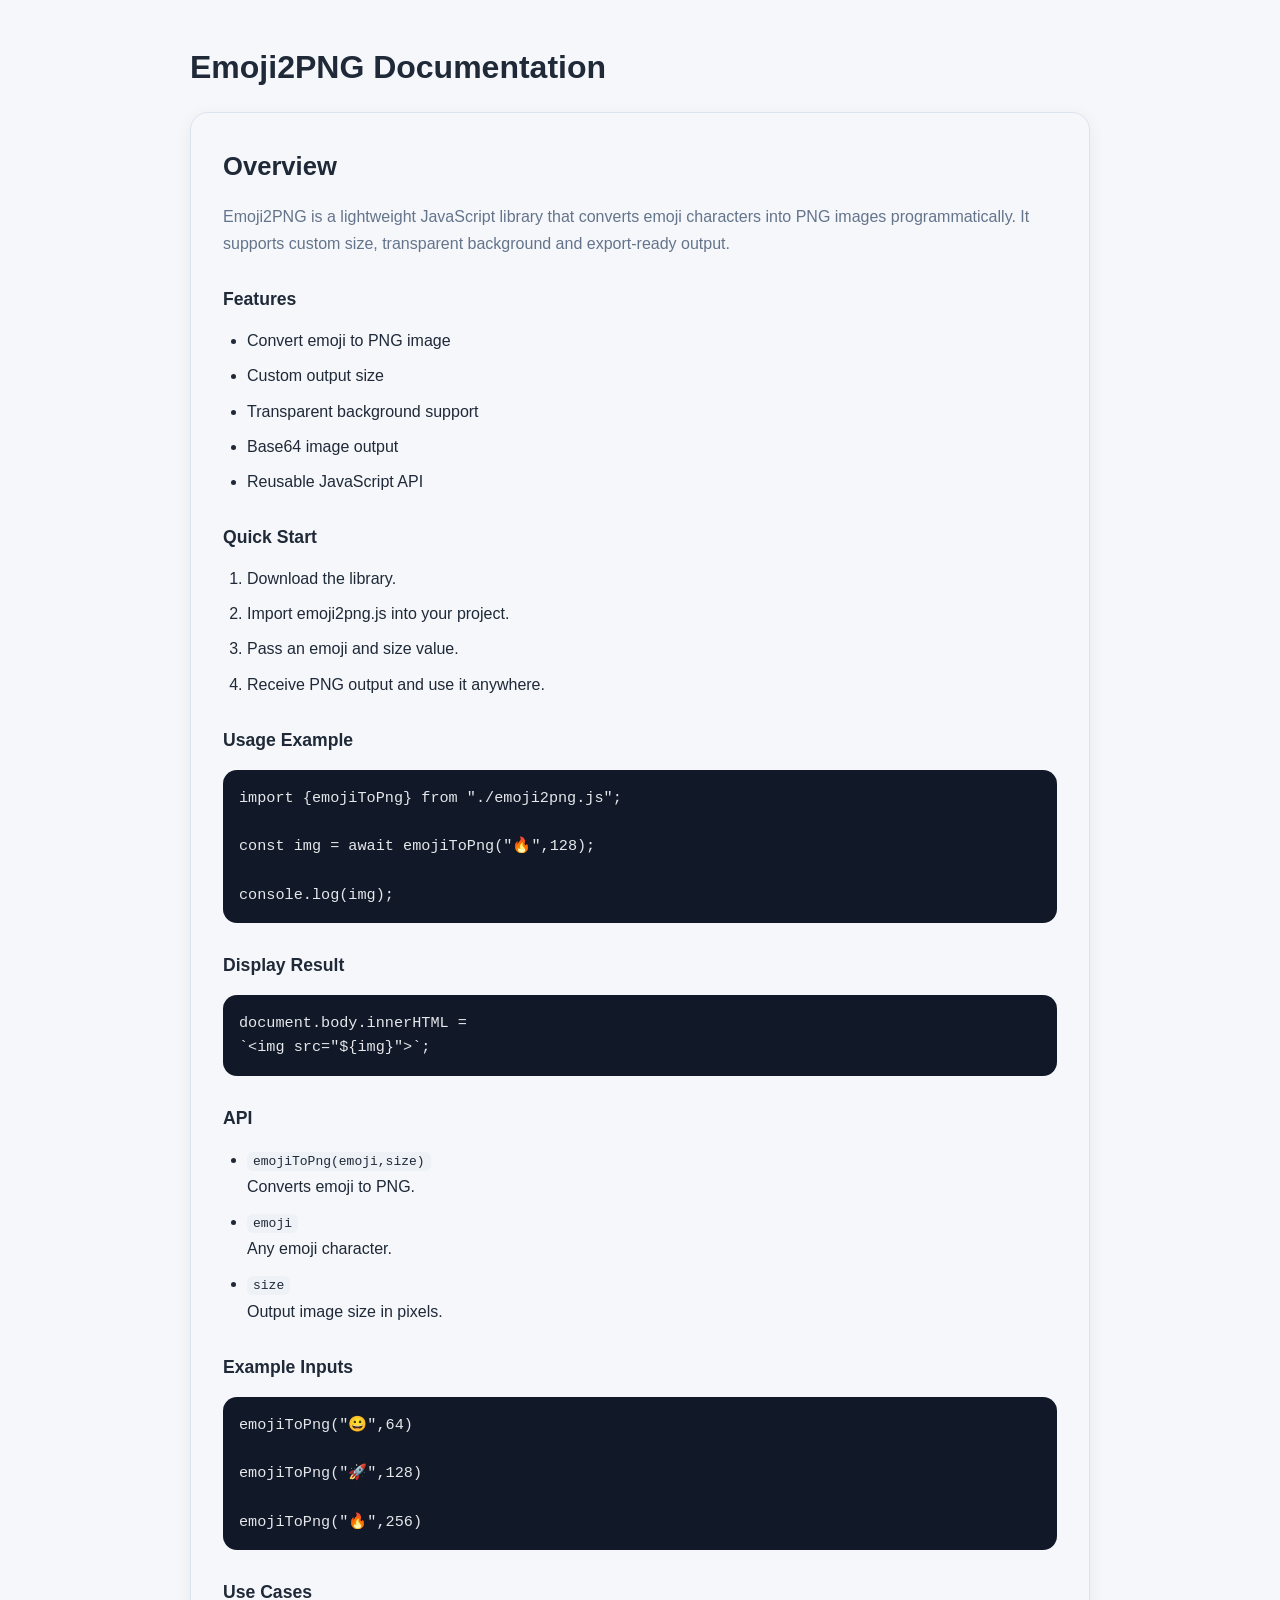
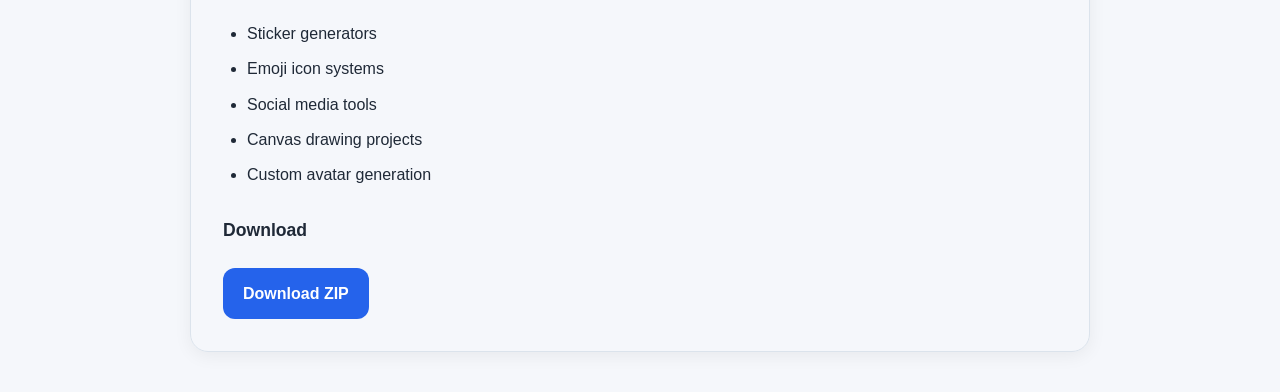
<file: emoji2png/Documentation.html>
<!doctype html>
<html lang="en">
	<head>
		<meta charset="UTF-8" />
		<meta name="viewport" content="width=device-width,initial-scale=1.0" />
		<title>Emoji2PNG Documentation</title>
		<link rel="stylesheet" href="../css/Documentation.css" />
	</head>
	<body>
		<main class="container">
			<section id="details">
				<h2 style="margin-bottom: 18px">Emoji2PNG Documentation</h2>

				<article class="detail">
					<h3>Overview</h3>

					<p>
						Emoji2PNG is a lightweight JavaScript library that converts emoji
						characters into PNG images programmatically. It supports custom
						size, transparent background and export-ready output.
					</p>

					<h4>Features</h4>

					<ul>
						<li>Convert emoji to PNG image</li>
						<li>Custom output size</li>
						<li>Transparent background support</li>
						<li>Base64 image output</li>
						<li>Reusable JavaScript API</li>
					</ul>

					<h4>Quick Start</h4>

					<ol>
						<li>Download the library.</li>
						<li>Import emoji2png.js into your project.</li>
						<li>Pass an emoji and size value.</li>
						<li>Receive PNG output and use it anywhere.</li>
					</ol>

					<h4>Usage Example</h4>

					<pre>
import {emojiToPng} from "./emoji2png.js";

const img = await emojiToPng("🔥",128);

console.log(img);
</pre
					>

					<h4>Display Result</h4>

					<pre>
document.body.innerHTML =
`&lt;img src="${img}"&gt;`;
</pre
					>

					<h4>API</h4>

					<ul>
						<li>
							<code>emojiToPng(emoji,size)</code><br />
							Converts emoji to PNG.
						</li>

						<li>
							<code>emoji</code><br />
							Any emoji character.
						</li>

						<li>
							<code>size</code><br />
							Output image size in pixels.
						</li>
					</ul>

					<h4>Example Inputs</h4>

					<pre>
emojiToPng("😀",64)

emojiToPng("🚀",128)

emojiToPng("🔥",256)
</pre
					>

					<h4>Use Cases</h4>

					<ul>
						<li>Sticker generators</li>
						<li>Emoji icon systems</li>
						<li>Social media tools</li>
						<li>Canvas drawing projects</li>
						<li>Custom avatar generation</li>
					</ul>

					<h4>Download</h4>

					<a
						class="btn primary downloadLink"
						href="./templates/emoji2png.zip"
						download>
						Download ZIP
					</a>
				</article>
			</section>
		</main>
	</body>
</html>
</file>
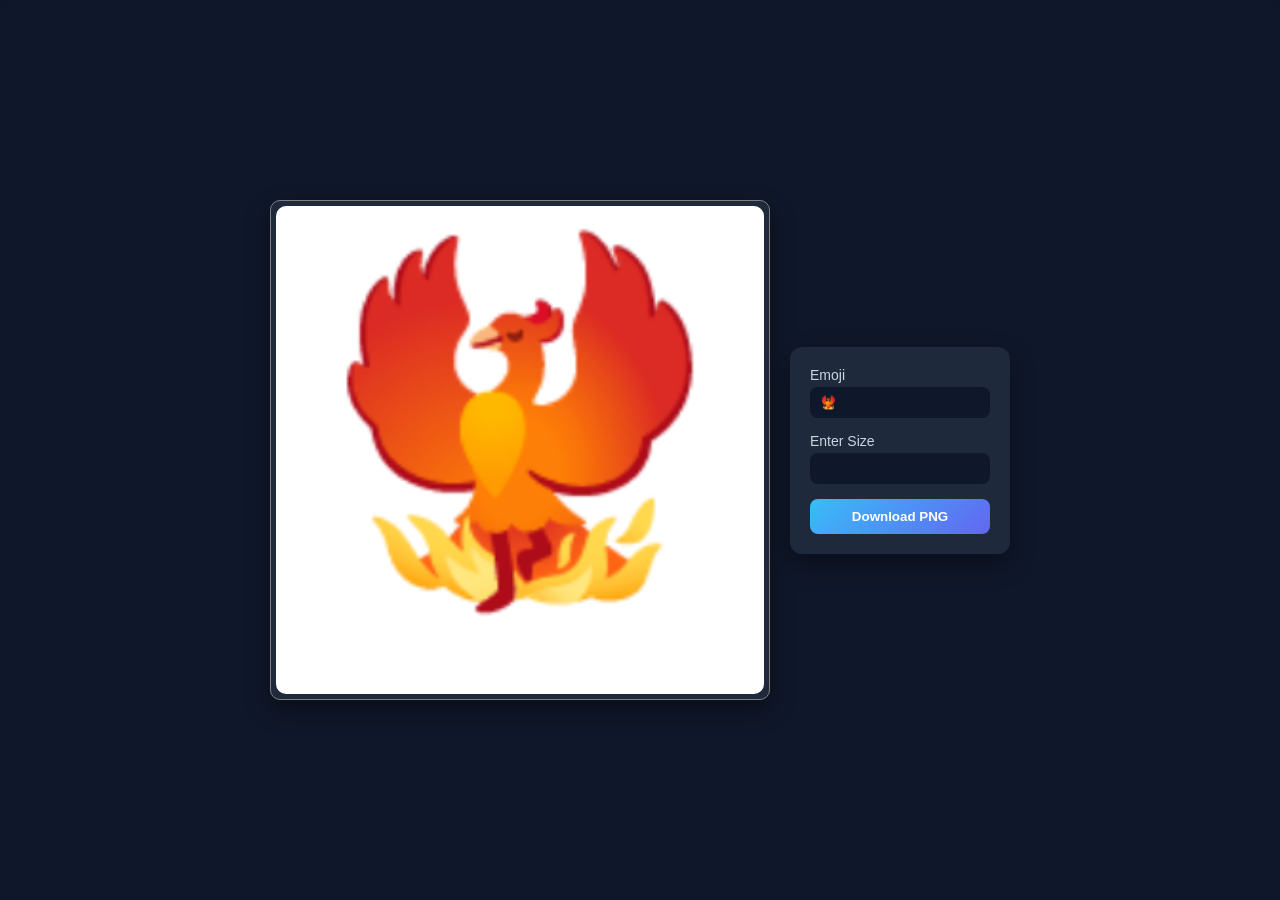
<file: emoji2png/emoji2png.html>
<!DOCTYPE html>
<html lang="en">
<head>
	<meta charset="UTF-8">
	<meta name="viewport" content="width=device-width, initial-scale=1.0">
	<title>Emoji to png</title>
	<style>
		html, body{
			width: 100%;
			height: 100%;
		}
		*{
			box-sizing: border-box;
		}
		.canvasContainer{
			width: 500px;
			height: 500px;
			border:  1px solid rgb(128, 128, 128);
		}
	</style>
	<style>
		body {
        margin: 0;
        font-family: Arial, sans-serif;
        background: #0f172a; /* dark blue */
        color: #fff;

        display: flex;
        justify-content: center;
        align-items: center;
        height: 100vh;
        backdrop-filter: blur(2px);
    }

/* container */
.canvasContainer {
    background: #1e293b;
    padding: 5px;
    border-radius: 10px;
    box-shadow: 0 10px 25px rgba(0,0,0,0.4);
}

/* canvas */
canvas {
    background: #ffffff;
    border-radius: 10px;
    display: block;
    width:100%;
    height: 100%;
}

/* settings panel */
.setting {
    margin-left: 20px;
    background: #1e293b;
    padding: 20px;
    border-radius: 12px;
    width: 220px;

    display: flex;
    flex-direction: column;
    gap: 15px;

    box-shadow: 0 10px 25px rgba(0,0,0,0.4);
}

/* labels */
.setting label {
    font-size: 14px;
    margin-bottom: 4px;
    display: block;
    color: #cbd5e1;
}

/* inputs */
.setting input {
    width: 100%;
    padding: 8px 10px;
    border-radius: 8px;
    border: none;
    outline: none;

    background: #0f172a;
    color: white;

    transition: 0.2s;
}

.setting input:focus {
    box-shadow: 0 0 0 2px #38bdf8;
}

/* button */
button {
    padding: 10px;
    border: none;
    border-radius: 8px;
    background: linear-gradient(135deg, #38bdf8, #6366f1);
    color: white;
    font-weight: bold;
    cursor: pointer;

    transition: 0.2s;
}

button:hover {
    transform: scale(1.05);
    box-shadow: 0 5px 15px rgba(99,102,241,0.4);
}

button:active {
    transform: scale(0.98);
}
	</style>
</head>
<body>
	<div class="canvasContainer">
		<canvas id="c" width="256" height="256"></canvas>
	</div>
	<div class = 'setting'>
		<div>
			<label for="emoji">Emoji</label>
			<input type="text" name="emoji" id="emoji" value = "🐦‍🔥" placeholder="Enter emoji">
		</div>
		<div>
			<label for="emoji_size">Enter Size</label>
			<input type="text" name="emojiSize" id="emoji_size" list="emojiSize">
			<datalist id="emojiSize">
				<option value="256">256</option>
				<option value="500">500</option>
				<option value="1000">1000</option>
			</datalist>
		</div>
		<button onclick="downloadPNG()">Download PNG</button>
	</div>

	
<script>
const canvas = document.getElementById("c");
const ctx = canvas.getContext("2d");

const emojiInput = document.getElementById('emoji');
const emojiSize = document.getElementById('emoji_size');

// 🎯 draw function (central logic)
function drawEmoji(emoji, size) {
    ctx.clearRect(0, 0, canvas.width, canvas.height);

    ctx.font = `${size * 0.7}px serif`;
    ctx.textAlign = "center";
    ctx.textBaseline = "middle";

    ctx.fillText(emoji, canvas.width / 2, canvas.height / 2);
}

// default draw
drawEmoji(emojiInput.value, canvas.width);

// 🔄 emoji change
emojiInput.addEventListener('input', (e) => {
    drawEmoji(e.target.value, canvas.width);
});

// 🔄 size change
let size = canvas.width;
emojiSize.addEventListener('input', (e) => {
    size = parseInt(e.target.value) || 256;

    canvas.width = size;
    canvas.height = size;

    drawEmoji(emojiInput.value, size);
});

// ⬇️ download
function downloadPNG(){
    let inputName = prompt("Enter File Name")
        ?.replace(/[\\/:*?"<>|]/g, "")
        .trim();

    const fileName = inputName ? inputName + ` (${size}x${size}).png` : `emoji (${size}x${size}).png`;

    const link = document.createElement("a");
    link.download = fileName;
    link.href = canvas.toDataURL("image/png");
    link.click();
}
</script>
</body>
</html>
</file>
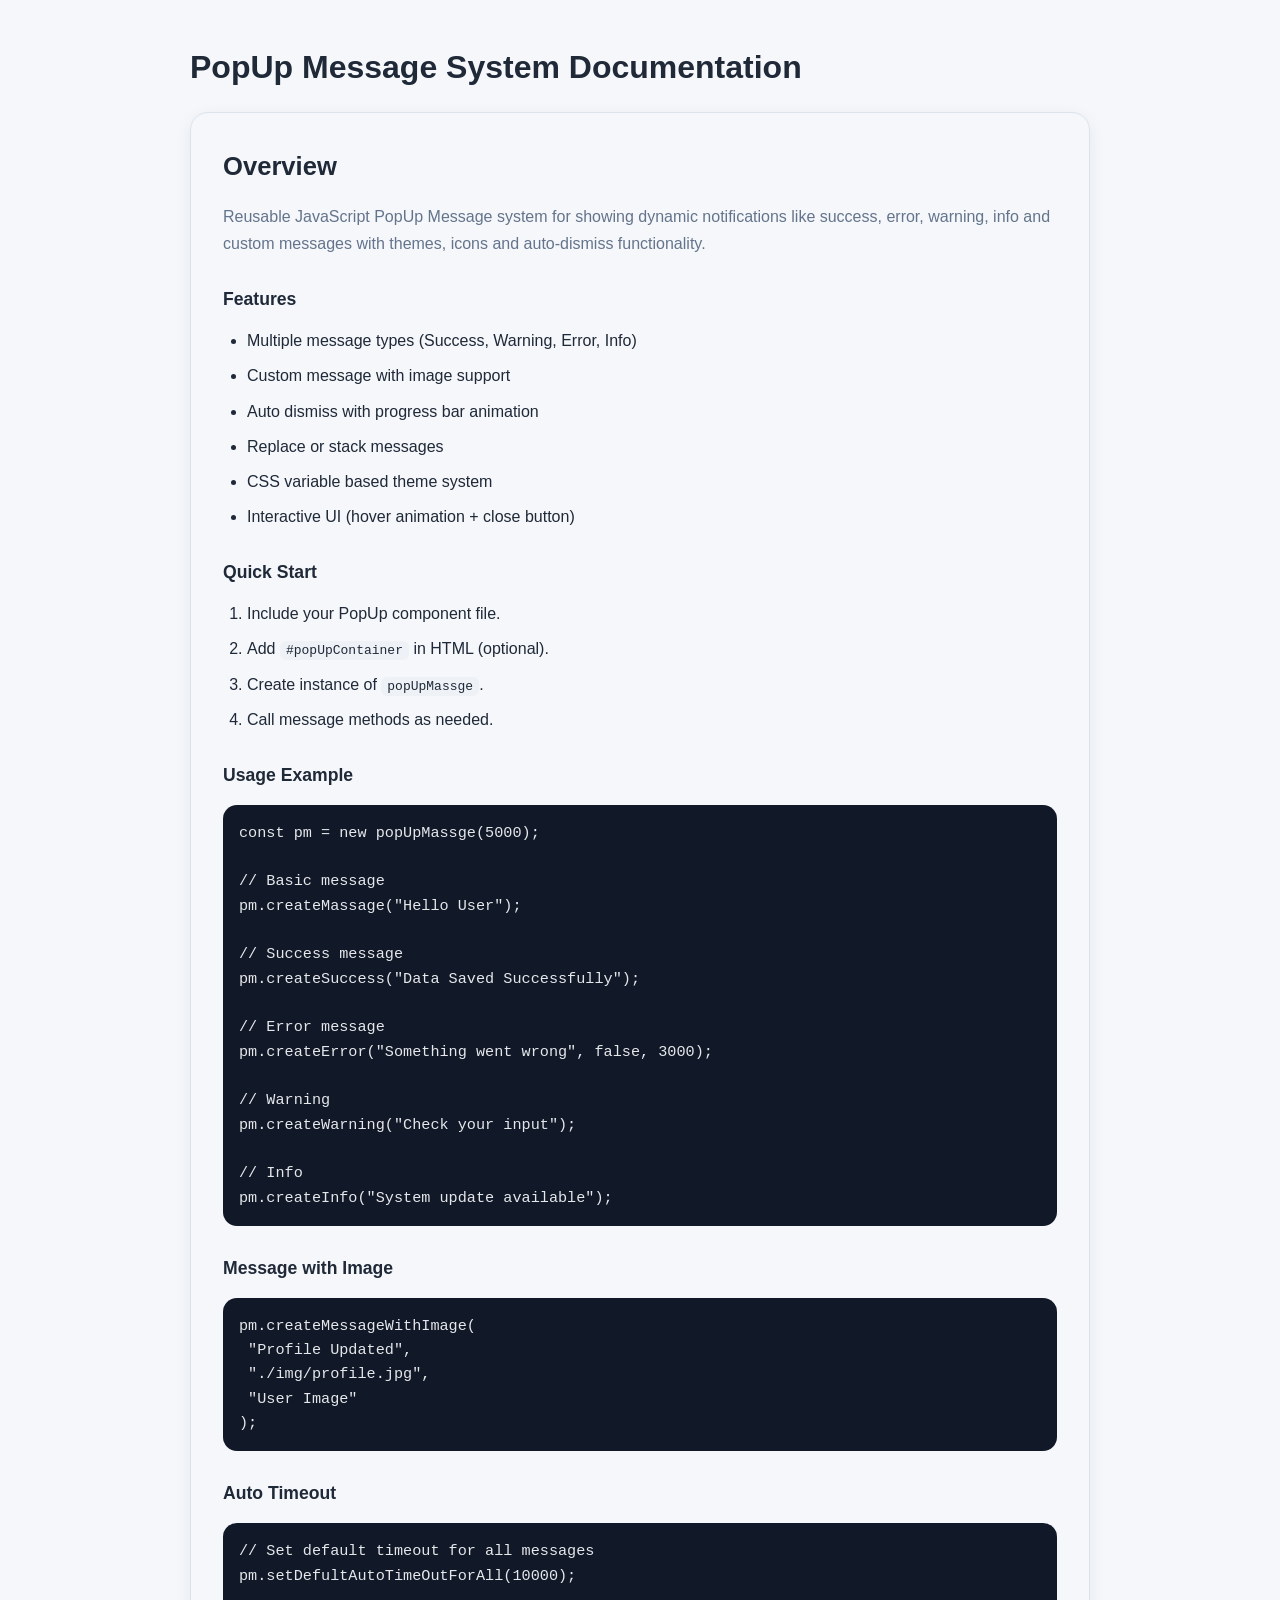
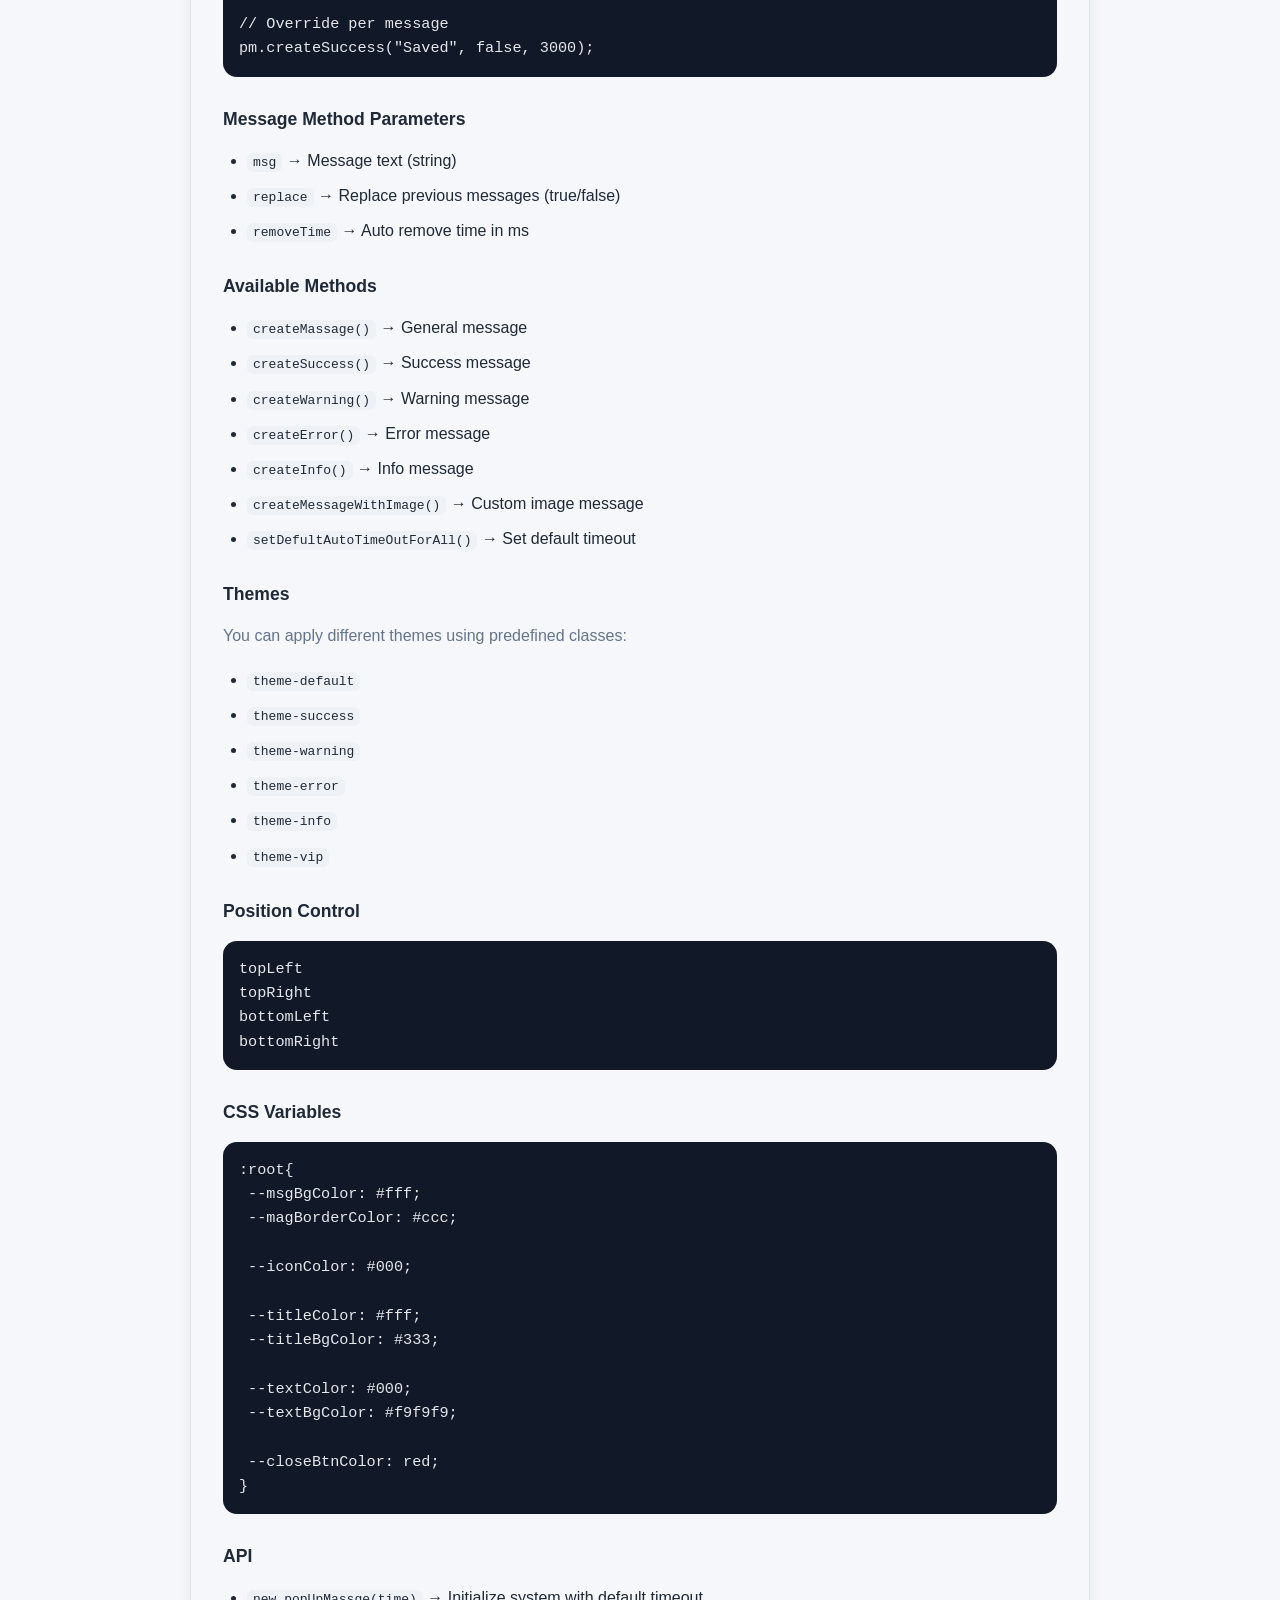
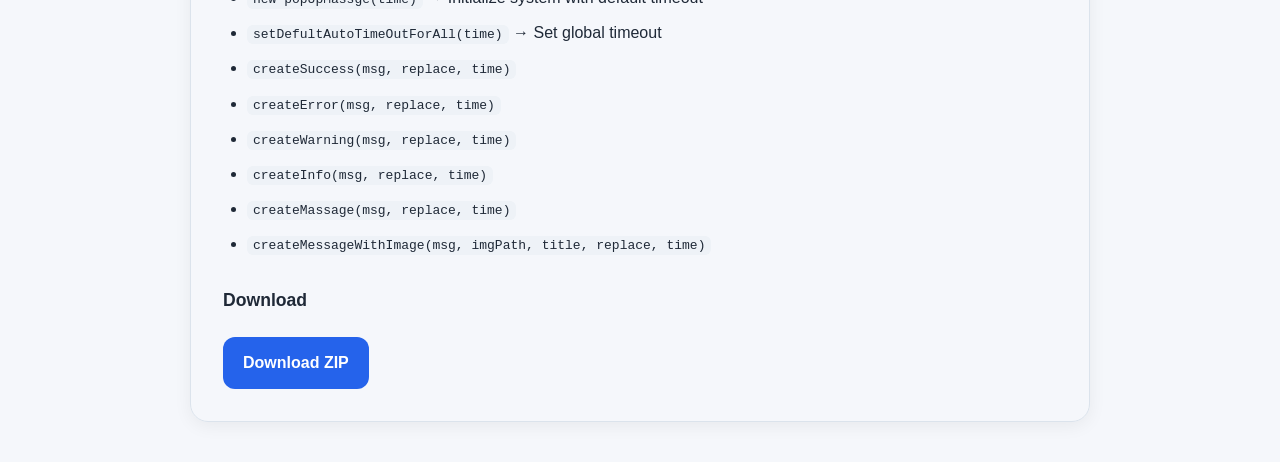
<file: popup_message/Documentation.html>
<!doctype html>
<html lang="en">
	<head>
		<meta charset="UTF-8" />
		<meta name="viewport" content="width=device-width,initial-scale=1.0" />
		<title>PopUp Message Documentation</title>
		<link rel="stylesheet" href="../css/Documentation.css" />
	</head>
	<body>
		<main class="container">
			<section id="details">
				<h2 style="margin-bottom: 18px">PopUp Message System Documentation</h2>

				<article class="detail" id="popup-message-detail">
					<h3>Overview</h3>

					<p>
						Reusable JavaScript PopUp Message system for showing dynamic notifications 
						like success, error, warning, info and custom messages with themes, icons 
						and auto-dismiss functionality.
					</p>

					<h4>Features</h4>

					<ul>
						<li>Multiple message types (Success, Warning, Error, Info)</li>
						<li>Custom message with image support</li>
						<li>Auto dismiss with progress bar animation</li>
						<li>Replace or stack messages</li>
						<li>CSS variable based theme system</li>
						<li>Interactive UI (hover animation + close button)</li>
					</ul>

					<h4>Quick Start</h4>

					<ol>
						<li>Include your PopUp component file.</li>
						<li>Add <code>#popUpContainer</code> in HTML (optional).</li>
						<li>Create instance of <code>popUpMassge</code>.</li>
						<li>Call message methods as needed.</li>
					</ol>

					<h4>Usage Example</h4>

					<pre>
const pm = new popUpMassge(5000);

// Basic message
pm.createMassage("Hello User");

// Success message
pm.createSuccess("Data Saved Successfully");

// Error message
pm.createError("Something went wrong", false, 3000);

// Warning
pm.createWarning("Check your input");

// Info
pm.createInfo("System update available");
</pre>

					<h4>Message with Image</h4>

					<pre>
pm.createMessageWithImage(
 "Profile Updated",
 "./img/profile.jpg",
 "User Image"
);
</pre>

					<h4>Auto Timeout</h4>

					<pre>
// Set default timeout for all messages
pm.setDefultAutoTimeOutForAll(10000);

// Override per message
pm.createSuccess("Saved", false, 3000);
</pre>

					<h4>Message Method Parameters</h4>

					<ul>
						<li><code>msg</code> → Message text (string)</li>
						<li><code>replace</code> → Replace previous messages (true/false)</li>
						<li><code>removeTime</code> → Auto remove time in ms</li>
					</ul>

					<h4>Available Methods</h4>

					<ul>
						<li><code>createMassage()</code> → General message</li>
						<li><code>createSuccess()</code> → Success message</li>
						<li><code>createWarning()</code> → Warning message</li>
						<li><code>createError()</code> → Error message</li>
						<li><code>createInfo()</code> → Info message</li>
						<li><code>createMessageWithImage()</code> → Custom image message</li>
						<li><code>setDefultAutoTimeOutForAll()</code> → Set default timeout</li>
					</ul>

					<h4>Themes</h4>

					<p>
						You can apply different themes using predefined classes:
					</p>

					<ul>
						<li><code>theme-default</code></li>
						<li><code>theme-success</code></li>
						<li><code>theme-warning</code></li>
						<li><code>theme-error</code></li>
						<li><code>theme-info</code></li>
						<li><code>theme-vip</code></li>
					</ul>

					<h4>Position Control</h4>

					<pre>
topLeft
topRight
bottomLeft
bottomRight
</pre>

					<h4>CSS Variables</h4>

					<pre>
:root{
 --msgBgColor: #fff;
 --magBorderColor: #ccc;

 --iconColor: #000;

 --titleColor: #fff;
 --titleBgColor: #333;

 --textColor: #000;
 --textBgColor: #f9f9f9;

 --closeBtnColor: red;
}
</pre>

					<h4>API</h4>

					<ul>
						<li>
							<code>new popUpMassge(time)</code> → Initialize system with default timeout
						</li>

						<li>
							<code>setDefultAutoTimeOutForAll(time)</code> → Set global timeout
						</li>

						<li>
							<code>createSuccess(msg, replace, time)</code>
						</li>

						<li>
							<code>createError(msg, replace, time)</code>
						</li>

						<li>
							<code>createWarning(msg, replace, time)</code>
						</li>

						<li>
							<code>createInfo(msg, replace, time)</code>
						</li>

						<li>
							<code>createMassage(msg, replace, time)</code>
						</li>

						<li>
							<code>createMessageWithImage(msg, imgPath, title, replace, time)</code>
						</li>
					</ul>

					<h4>Download</h4>

					<a
						class="btn primary downloadLink"
						href="./templates/popup-message.zip"
						download>
						Download ZIP
					</a>
				</article>
			</section>
		</main>
	</body>
</html>
</file>
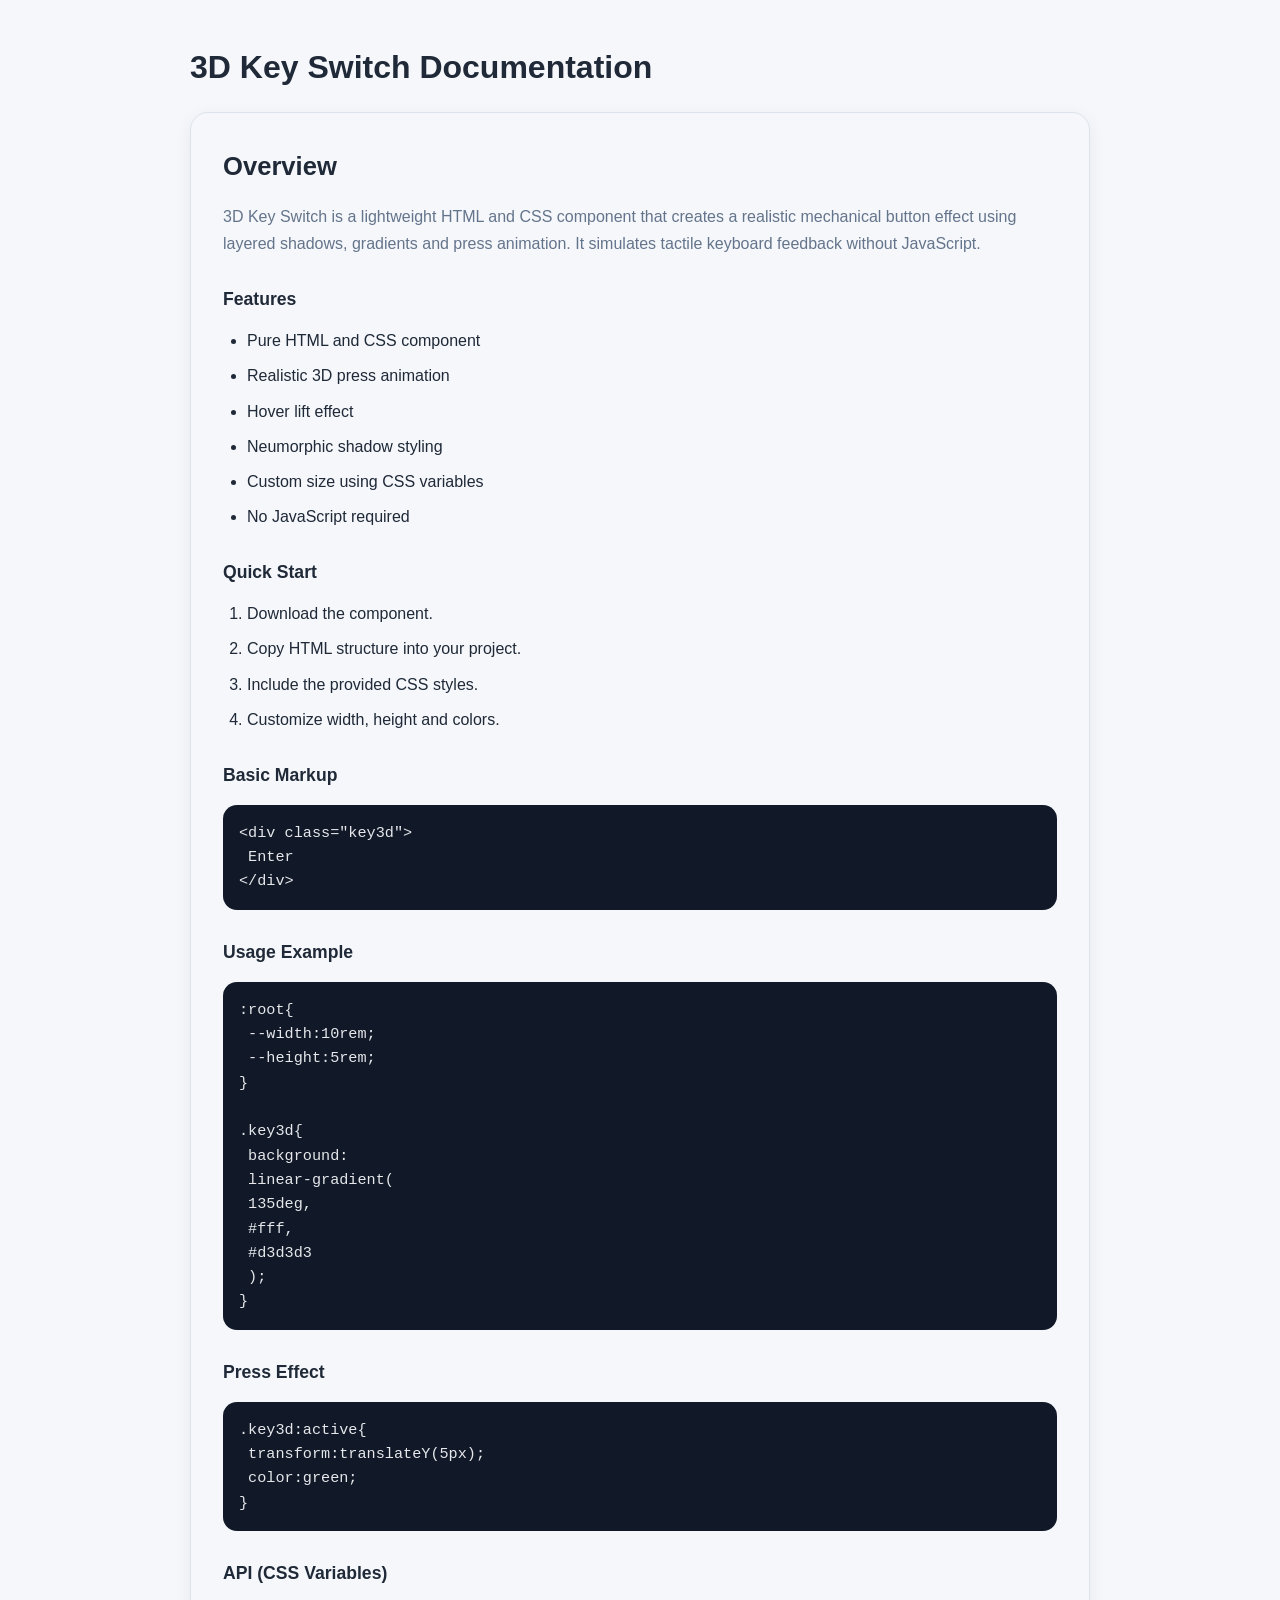
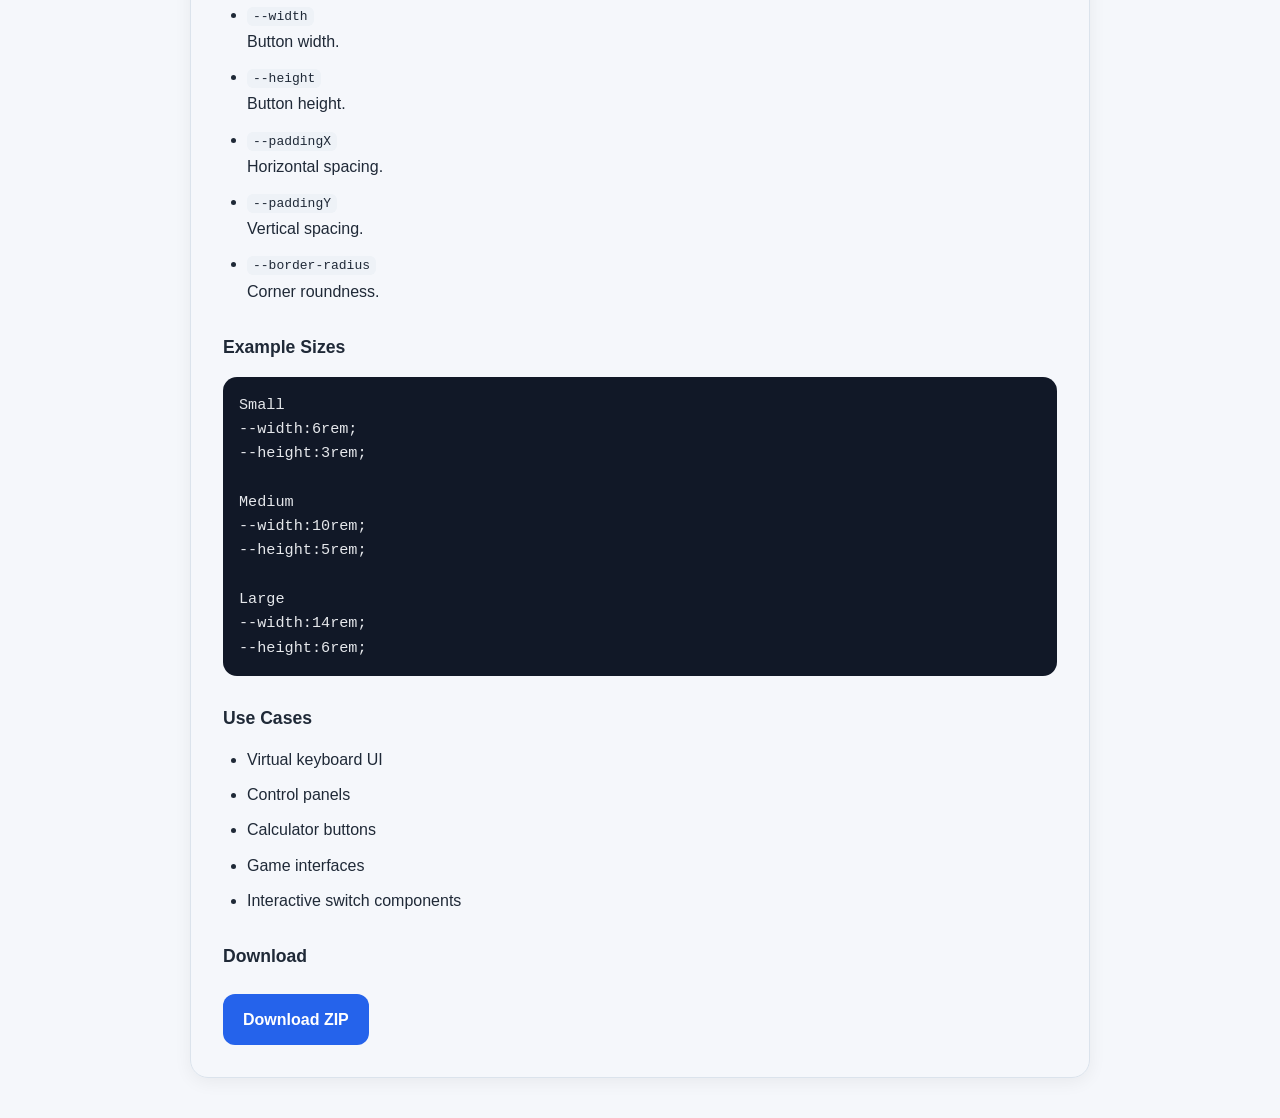
<file: TactileKeyboardButton/Documentation.html>
<!DOCTYPE html>
<html lang="en">
<head>
	<meta charset="UTF-8" />
	<meta name="viewport" content="width=device-width,initial-scale=1.0" />
	<title>3D Key Switch Documentation</title>
	<link rel="stylesheet" href="../css/Documentation.css" />
</head>

<body>
	<main class="container">
		<section id="details">
			<h2 style="margin-bottom:18px">
				3D Key Switch Documentation
			</h2>

			<article class="detail">

				<h3>Overview</h3>

				<p>
					3D Key Switch is a lightweight HTML and CSS component
					that creates a realistic mechanical button effect using
					layered shadows, gradients and press animation.
					It simulates tactile keyboard feedback without JavaScript.
				</p>

				<h4>Features</h4>

				<ul>
					<li>Pure HTML and CSS component</li>
					<li>Realistic 3D press animation</li>
					<li>Hover lift effect</li>
					<li>Neumorphic shadow styling</li>
					<li>Custom size using CSS variables</li>
					<li>No JavaScript required</li>
				</ul>


				<h4>Quick Start</h4>

				<ol>
					<li>Download the component.</li>
					<li>Copy HTML structure into your project.</li>
					<li>Include the provided CSS styles.</li>
					<li>Customize width, height and colors.</li>
				</ol>


				<h4>Basic Markup</h4>

<pre>
&lt;div class="key3d"&gt;
 Enter
&lt;/div&gt;
</pre>


				<h4>Usage Example</h4>

<pre>
:root{
 --width:10rem;
 --height:5rem;
}

.key3d{
 background:
 linear-gradient(
 135deg,
 #fff,
 #d3d3d3
 );
}
</pre>


				<h4>Press Effect</h4>

<pre>
.key3d:active{
 transform:translateY(5px);
 color:green;
}
</pre>


				<h4>API (CSS Variables)</h4>

				<ul>

					<li>
						<code>--width</code><br>
						Button width.
					</li>

					<li>
						<code>--height</code><br>
						Button height.
					</li>

					<li>
						<code>--paddingX</code><br>
						Horizontal spacing.
					</li>

					<li>
						<code>--paddingY</code><br>
						Vertical spacing.
					</li>

					<li>
						<code>--border-radius</code><br>
						Corner roundness.
					</li>

				</ul>


				<h4>Example Sizes</h4>

<pre>
Small
--width:6rem;
--height:3rem;

Medium
--width:10rem;
--height:5rem;

Large
--width:14rem;
--height:6rem;
</pre>


				<h4>Use Cases</h4>

				<ul>
					<li>Virtual keyboard UI</li>
					<li>Control panels</li>
					<li>Calculator buttons</li>
					<li>Game interfaces</li>
					<li>Interactive switch components</li>
				</ul>


				<h4>Download</h4>

				<a
				class="btn primary downloadLink"
				href="./templates/3dKeySwitch.zip"
				download>

				Download ZIP

				</a>

			</article>

		</section>
	</main>

</body>
</html>
</file>
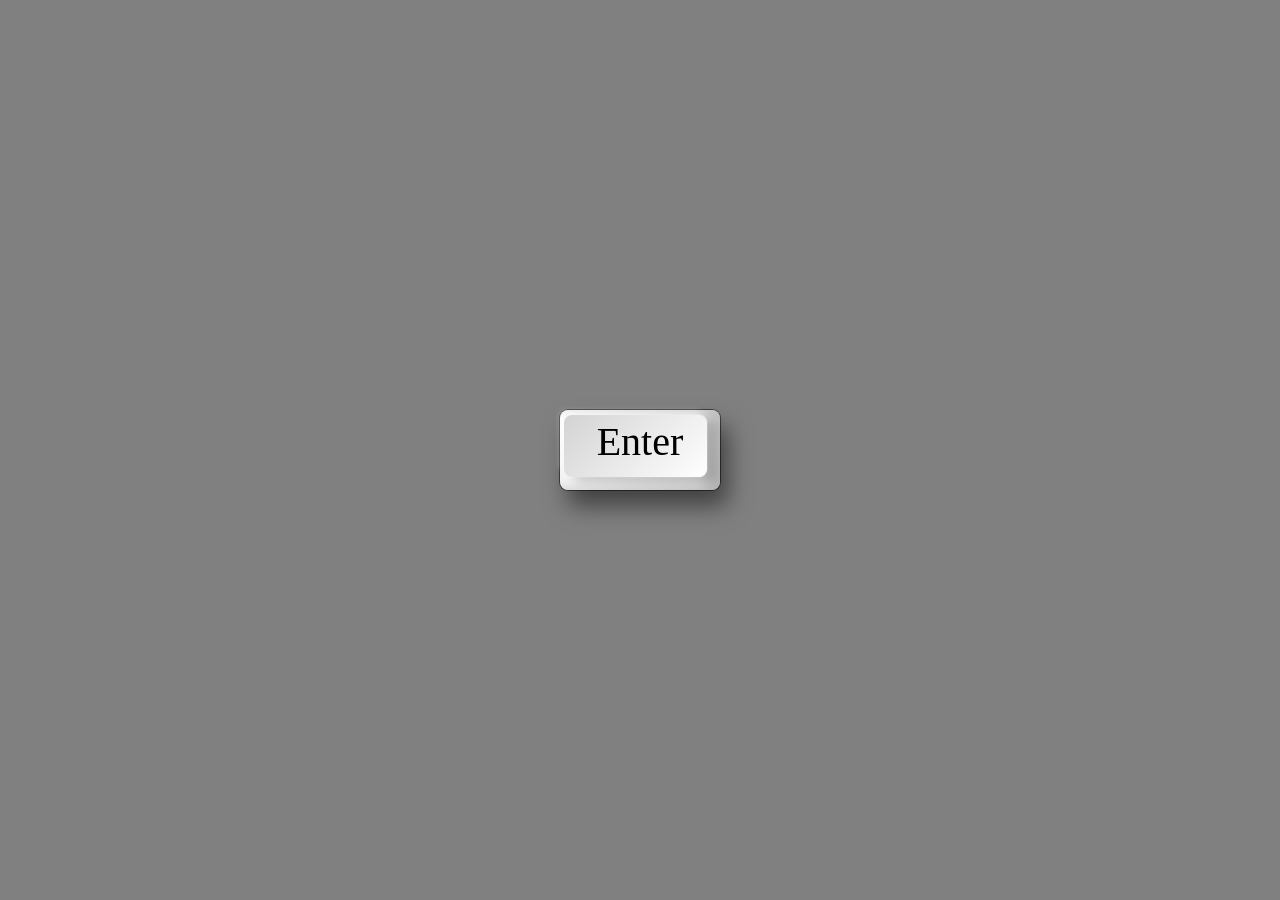
<file: TactileKeyboardButton/TactileKeyboardButton.html>
<!DOCTYPE html>
<html lang="en">
<head>
	<meta charset="UTF-8">
	<meta name="viewport" content="width=device-width, initial-scale=1.0">
	<title>Tactile Keyboard Button </title>
	<style>
		:root{
			--width:10rem;
			--height:5rem;

			--paddingX:calc(var(--width) * .1);

			--paddingY:calc(var(--height) * .1);

			--border-radius:calc(var(--width) * .05);

			--box-shadow : calc(var(--width) * -0.08) 0 calc(var(--width) * 0.08) rgba(0,0,0, 0.15),
							calc(var(--width) * 0.05) calc(var(--width) * 0.1) calc(var(--width) * 0.15) rgba(0, 0,0, 0.5),
							0 0 0 1px rgba(0,0,0, 0.5);
			--font-size: calc(min(var(--width), var(--height)) * 0.5);
		}
		*{
			margin: 0;
			padding:0;
			box-sizing: border-box;
		}
		body, html {
			width: 100%;
			height: 100%;
		}
		body{
			display: flex;
			justify-content: center;
			align-items: center;
			min-height: 100vh;
			background: gray;
		}
		.grid{
			display: grid;
			grid-template-columns: repeat(minmax(4rem, 4rem));
		}
		.key3d{
			position: relative;
			display: inline-block;
			width: var(--width);
			height: var(--height);
			padding: var(--paddingY) var(--paddingX);
			border-radius: var(--border-radius);
			/* overflow: hidden; */
			background: linear-gradient( 135deg, #fff, #d3d3d3);
			box-shadow: inset var(--box-shadow);
			z-index: 0;
			font-size: var(--font-size);
			text-align: center;

			transition:
			transform .12s cubic-bezier(.2,.8,.3,1),
			box-shadow .12s ease,
			color .12s ease;
			will-change:transform;
			user-select: none;
		}
		.key3d::before{
			content: "";
			position: absolute;
			top: 5px;
			left: 4px;
			bottom: 13px;
			right: 13px;
			background: linear-gradient(135deg, #d3d3d3, #fff);
			border-radius: 8px;
			box-shadow: -5px -5px 5px rgba(255, 255, 255, 0.25),
						10px 5px 10px rgba(0, 0, 0, 0.15),
						0 0 0 1px rgba(255, 255, 255, 0.25);
						z-index: -1;
			transition:
				transform .12s cubic-bezier(.2,.8,.3,1),
				box-shadow .12s ease;
			
		}

		 .key3d:hover::before{
			bottom: 12px;
			right: 11px;
		 }
		 .key3d:hover{
			transform:translateY(-1px);
		 }
		 .key3d:active::before{

			transform:translate(4px,4px);
			box-shadow:
			-2px -2px 3px rgba(255,255,255,.2),
			4px 3px 5px rgba(0,0,0,.12);
		 }
		 .key3d:active{
			transform:translateY(5px);
			color: green;
			text-shadow: 0px 0px 3px rgba(0, 128, 0, 0.4);
		 }
	</style>
</head>
<body>
	<div class="key3d">Enter</div>
</body>
</html>
</file>
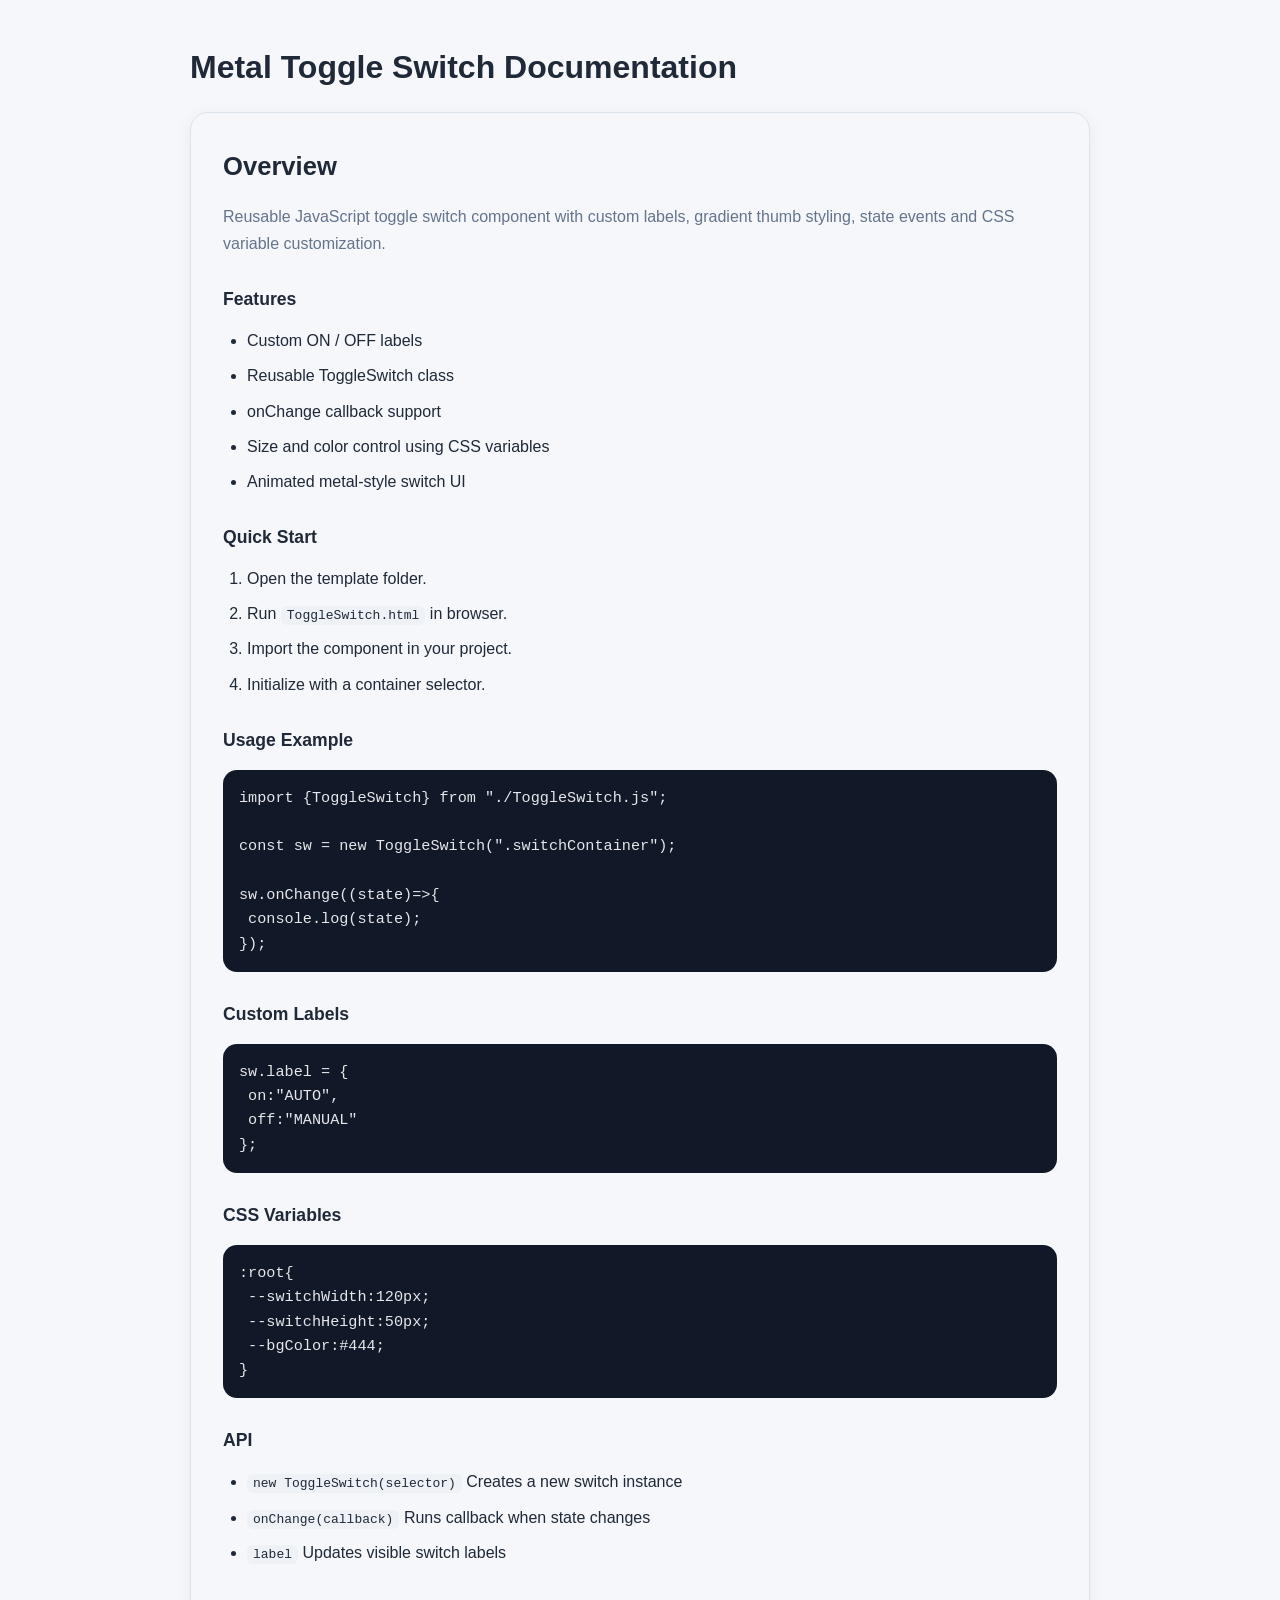
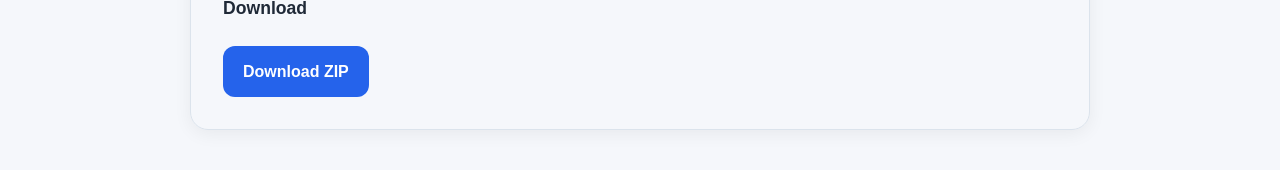
<file: toggleSwitch/Documentation.html>
<!doctype html>
<html lang="en">
	<head>
		<meta charset="UTF-8" />
		<meta name="viewport" content="width=device-width,initial-scale=1.0" />
		<title>Toggle Switch Documentation</title>
		<link rel="stylesheet" href="../css/Documentation.css" />
	</head>
	<body>
		<main class="container">
			<section id="details">
				<h2 style="margin-bottom: 18px">Metal Toggle Switch Documentation</h2>

				<article class="detail" id="toggle-switch-detail">
					<h3>Overview</h3>

					<p>
						Reusable JavaScript toggle switch component with custom labels,
						gradient thumb styling, state events and CSS variable customization.
					</p>

					<h4>Features</h4>

					<ul>
						<li>Custom ON / OFF labels</li>
						<li>Reusable ToggleSwitch class</li>
						<li>onChange callback support</li>
						<li>Size and color control using CSS variables</li>
						<li>Animated metal-style switch UI</li>
					</ul>

					<h4>Quick Start</h4>

					<ol>
						<li>Open the template folder.</li>
						<li>Run <code>ToggleSwitch.html</code> in browser.</li>
						<li>Import the component in your project.</li>
						<li>Initialize with a container selector.</li>
					</ol>

					<h4>Usage Example</h4>

					<pre>
import {ToggleSwitch} from "./ToggleSwitch.js";

const sw = new ToggleSwitch(".switchContainer");

sw.onChange((state)=>{
 console.log(state);
});
</pre
					>

					<h4>Custom Labels</h4>

					<pre>
sw.label = {
 on:"AUTO",
 off:"MANUAL"
};
</pre
					>

					<h4>CSS Variables</h4>

					<pre>
:root{
 --switchWidth:120px;
 --switchHeight:50px;
 --bgColor:#444;
}
</pre
					>

					<h4>API</h4>

					<ul>
						<li>
							<code>new ToggleSwitch(selector)</code> Creates a new switch
							instance
						</li>

						<li>
							<code>onChange(callback)</code> Runs callback when state changes
						</li>

						<li><code>label</code> Updates visible switch labels</li>
					</ul>

					<h4>Download</h4>

					<a
						class="btn primary downloadLink"
						href="./templates/toggle-switch.zip"
						download>
						Download ZIP
					</a>
				</article>
			</section>
		</main>
	</body>
</html>
</file>
<file: css/Documentation.css>
@import url("./base.css");

/* Page */
body {
	font-family: Arial, sans-serif;
	background: var(--bg);
	color: var(--text);
	line-height: 1.7;
	padding: 40px 18px;
}

/* Wrapper */
.container {
	max-width: 900px;
	margin: auto;
}

/* Main title */
#details h2 {
	font-size: 2rem;
	margin-bottom: 25px;
}

/* Documentation Card */
.detail {
	background: var(--card);
	border: 1px solid var(--border);
	border-radius: var(--radius);

	padding: 32px;

	box-shadow: 0 4px 18px rgba(0, 0, 0, 0.06);
}

/* Headings */
.detail h3 {
	font-size: 1.6rem;
	margin-bottom: 14px;
}

.detail h4 {
	margin-top: 28px;
	margin-bottom: 12px;
	font-size: 1.1rem;
}

/* Text */
.detail p {
	color: var(--muted);
	margin-bottom: 16px;
}

/* Lists */
.detail ul,
.detail ol {
	padding-left: 24px;
	margin-bottom: 18px;
}

.detail li {
	margin-bottom: 8px;
}

/* Code blocks */
pre {
	background: #111827;
	color: #e5e7eb;

	padding: 16px;
	border-radius: 14px;

	overflow: auto;
	margin: 14px 0 20px;

	font-size: 0.95rem;
	line-height: 1.6;
}

code {
	background: #eef2f7;
	padding: 2px 6px;
	border-radius: 6px;
}

/* Buttons */
.btn {
	display: inline-block;
	text-decoration: none;

	padding: 12px 20px;
	border-radius: 12px;

	font-weight: 600;
	transition: 0.25s;
}

.primary {
	background: var(--primary);
	color: white;
}

.primary:hover {
	background: var(--primary-hover);
	transform: translateY(-2px);
}

/* Download spacing */
.downloadLink {
	margin-top: 10px;
}

/* Mobile */
@media (max-width: 700px) {
	body {
		padding: 20px 14px;
	}

	#details h2 {
		font-size: 1.6rem;
	}

	.detail {
		padding: 22px;
	}

	pre {
		font-size: 0.85rem;
	}
}
</file>
